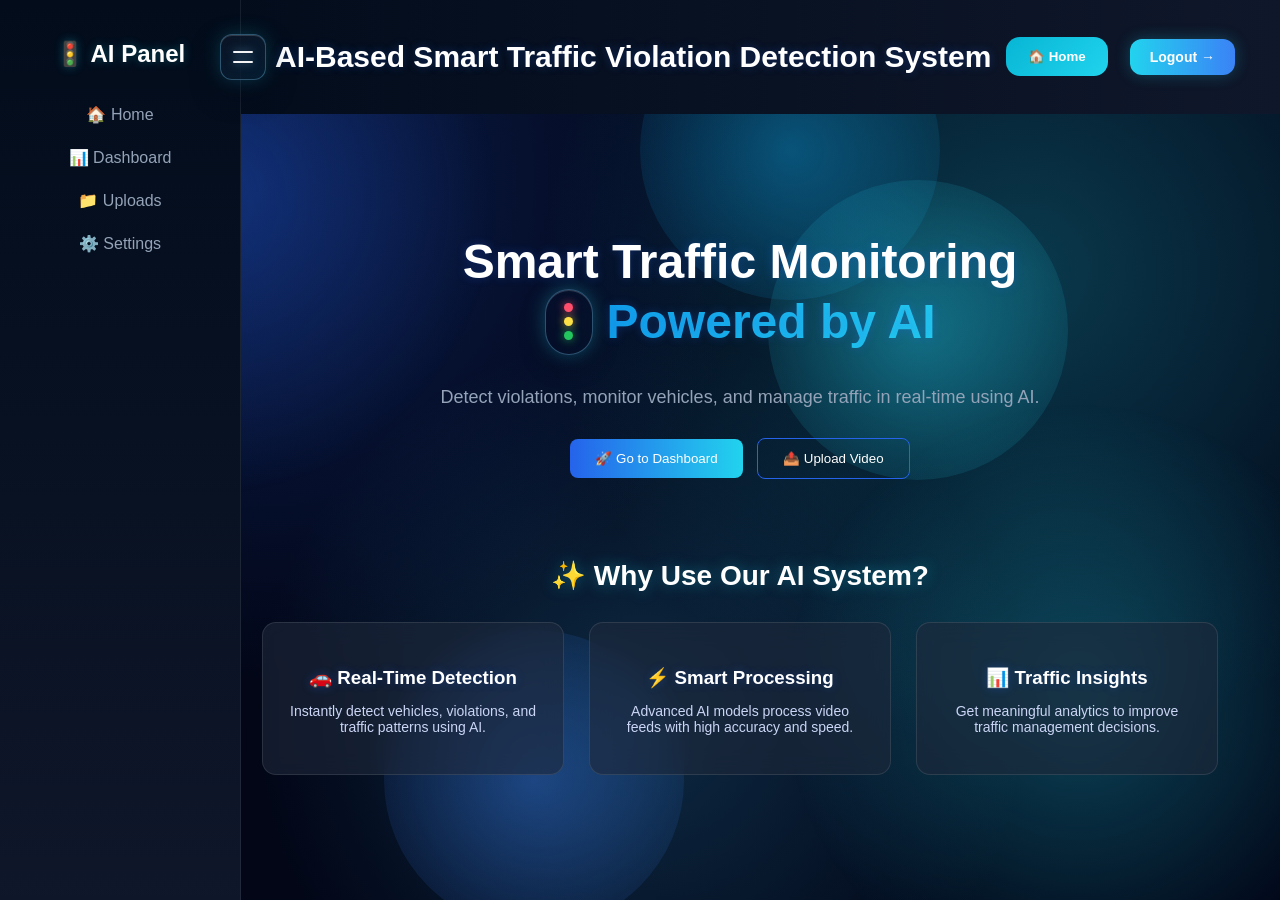
<file: frontend/index.html>
<!DOCTYPE html>

<html>
<head>
    <title>AI Traffic Dashboard</title>
    <link rel="stylesheet" href="style.css">
</head>

<body>
<div class="background-glow">
    <span></span>
    <span></span>
    <span></span>
</div>

<!-- 🔥 NAVBAR -->

<div class="navbar">
    <!-- ☰ Hamburger Button -->
    <span class="menu-btn" onclick="toggleSidebar()" id="menuBtn">☰</span>
    <div class="top-bar">

        <h2> AI-Based Smart Traffic Violation Detection System</h2>

        <div class="top-actions">

            <button class="home-btn"
            onclick="goHome()">

                🏠 Home

            </button>

            <button class="top-logout-btn"
            onclick="logout()">

                Logout →

            </button>

        </div>

    </div>
</div>

<!-- 🧱 SIDEBAR -->

<div class="sidebar" id="sidebar">
    <h2>🚦 AI Panel</h2>
    <ul>
        <li onclick="showPage('homePage')">🏠 Home</li>
        <li onclick="showPage('dashboardPage')">📊 Dashboard</li>
        <li onclick="showPage('uploadPage')">📁 Uploads</li>
        <li onclick="showPage('settingsPage')">⚙️ Settings</li>
    </ul>
</div>

<!-- 📦 MAIN -->

<div class="container">

<!-- 🏠 HOME PAGE -->
<div id="homePage" class="page active">

    <div class="home-container">
        
        <h1 class="hero-title">
            Smart Traffic Monitoring <br>
            <span class="hero-ai-line">
                <span class="traffic-signal-icon" aria-hidden="true">
                    <i class="signal-red"></i>
                    <i class="signal-yellow"></i>
                    <i class="signal-green"></i>
                </span>
                <span class="hero-ai-text">Powered by AI</span>
            </span>
        </h1>

        <p class="hero-subtitle">
            Detect violations, monitor vehicles, and manage traffic in real-time using AI.
        </p>

        <div class="hero-buttons">
            <button onclick="showPage('dashboardPage')" class="primary-btn">
                🚀 Go to Dashboard
            </button>

            <button onclick="showPage('uploadPage')" class="secondary-btn">
                📤 Upload Video
            </button>
        </div>

    </div>
    <!-- 🚀 FEATURES SECTION -->
<div class="features">

    <h2 class="section-title">✨ Why Use Our AI System?</h2>

    <div class="feature-cards">

        <div class="feature-card">
            <h3>🚗 Real-Time Detection</h3>
            <p>Instantly detect vehicles, violations, and traffic patterns using AI.</p>
        </div>

        <div class="feature-card">
            <h3>⚡ Smart Processing</h3>
            <p>Advanced AI models process video feeds with high accuracy and speed.</p>
        </div>

        <div class="feature-card">
            <h3>📊 Traffic Insights</h3>
            <p>Get meaningful analytics to improve traffic management decisions.</p>
        </div>

    </div>

</div>

</div>

<!-- 📊 DASHBOARD PAGE -->
<div id="dashboardPage" class="page">

    <h1>🚦Real-Time Traffic Insights</h1>

    <div class="cards">
        <div class="card">
            🚗 <span id="vehicleCount">0</span><br>Vehicles Detected
        </div>
        <div class="card">
            🚨 <span id="violationCount">0</span><br>Violations
        </div>
        <div class="card">
            📍 <span id="locationCount">0</span><br>Locations
        </div>
    </div>

   <div class="upload-box">
    <h3>📤 Upload Video for Detection</h3>

    <label for="videoUpload" class="upload-area">
        <p>Drag & Drop your video here</p>
        <span>or click to browse</span>
    </label>

    <input type="file" id="videoUpload" accept="video/*" hidden>

    <video id="uploadedVideo" controls></video>
    </div>

    <div class="camera-section">

        <div class="camera-box">
            <h3>Real-Time CCTV Monitoring (Future Scope)</h3>
            <div class="camera-placeholder" aria-label="Real-time CCTV monitoring future scope">
                <span>CCTV module disabled for upload-only demo</span>
            </div>
        </div>

        <div class="detection-box">
            <h3>🚨 Detection Log</h3>
            <ul id="detectionList">
                <li id="initialLog">Waiting for input...</li>
            </ul>
            <div class="post-detection-actions">
                <button id="uploadAnotherBtn" class="primary-btn" type="button" hidden>
                    Upload Another Video
                </button>
                <button id="clearResultsBtn" class="secondary-btn" type="button" hidden>
                    Clear Results
                </button>
            </div>
        </div>

    </div>

    <div class="yolo-output">
        <h3>🧠 YOLO Detection Output</h3>
        <img src="output/result.jpg" id="yolo-image" width="400">
        <video id="processedVideo" controls style="display:none; max-width:90%; margin:15px auto 0;"></video>
    </div>

</div>

<!-- 📂 UPLOAD PAGE -->
<div id="uploadPage" class="page">
    <section class="recent-uploads">
        <div class="recent-uploads-header">
            <h1>Recent Uploads</h1>
            <p>Demo processing history for AI traffic violation analysis</p>
        </div>

        <div class="recent-upload-grid">
            <div class="recent-upload-card">
                <div class="upload-thumbnail signal-feed">
                    <span class="play-marker">▶</span>
                    <span class="camera-tag">CAM-04</span>
                </div>
                <div class="recent-upload-content">
                    <h3>junction_signal_04.mp4</h3>
                    <p class="upload-date">Uploaded: 12 May 2026</p>
                    <span class="processing-status completed">Processed</span>
                    <p><strong>Detected:</strong> Signal Jump, Stop Line Violation</p>
                    <button class="report-btn">Download Report</button>
                </div>
            </div>

            <div class="recent-upload-card">
                <div class="upload-thumbnail highway-feed">
                    <span class="play-marker">▶</span>
                    <span class="camera-tag">HWY-12</span>
                </div>
                <div class="recent-upload-content">
                    <h3>highway_lane_scan.mp4</h3>
                    <p class="upload-date">Uploaded: 11 May 2026</p>
                    <span class="processing-status reviewing">Reviewing</span>
                    <p><strong>Detected:</strong> Overspeeding, Lane Violation</p>
                    <button class="report-btn">Download Report</button>
                </div>
            </div>

            <div class="recent-upload-card">
                <div class="upload-thumbnail helmet-feed">
                    <span class="play-marker">▶</span>
                    <span class="camera-tag">ZONE-07</span>
                </div>
                <div class="recent-upload-content">
                    <h3>two_wheeler_entry.mp4</h3>
                    <p class="upload-date">Uploaded: 10 May 2026</p>
                    <span class="processing-status completed">Processed</span>
                    <p><strong>Detected:</strong> No Helmet, Triple Riding</p>
                    <button class="report-btn">Download Report</button>
                </div>
            </div>
        </div>
    </section>
    <p class="legacy-upload-placeholder" style="text-align:center; margin-top:50px; opacity:0.6;">
    Upload features will be expanded here later 🚀
    </p>
</div>
<!-- ⚙️ SETTINGS PAGE -->
<div id="settingsPage" class="page">
    <h1>Settings ⚙️</h1>
    <div class="settings-box">
    <h2>⚙️ System Settings</h2>

    <div class="setting-item">
        <label>🌙 Dark Mode</label>
        <input type="checkbox" id="darkMode" checked>
    </div>

    <div class="setting-item">
        <label>🔔 Notifications</label>
        <input type="checkbox" id="notifications" checked>
    </div>

    <div class="setting-item">
        <label>🧠 AI Sensitivity</label>
        <input type="range" min="1" max="10" value="5" id="aiLevel">
     </div>
    </div>
</div>

<!-- 🔥 SCRIPT -->
<script>
let backendUploadActive = false;

window.addEventListener("beforeunload", () => {
    console.log("[Upload Debug] beforeunload fired");
});

window.addEventListener("unload", () => {
    console.log("[Upload Debug] unload fired");
});

window.addEventListener("pagehide", () => {
    console.log("[Upload Debug] pagehide fired");
});

document.addEventListener("DOMContentLoaded", () => {

    window.showPage = function(pageId) {
        const pages = document.querySelectorAll(".page");

        pages.forEach(page => {
            page.classList.remove("active");
        });

        const targetPage = document.getElementById(pageId);
        if (targetPage) {
            targetPage.classList.add("active");
        }
    };

    const detectionList = document.getElementById("detectionList");
    if (detectionList) {
        detectionList.innerHTML = '<li id="initialLog">Upload a video to start detection.</li>';
    }

});
function toggleSidebar() {
    const sidebar = document.getElementById("sidebar");
    const container = document.querySelector(".container");
    const navbar = document.querySelector(".navbar");
    const menuBtn = document.getElementById("menuBtn");

    sidebar.classList.toggle("closed");
    container.classList.toggle("full");
    navbar.classList.toggle("full");

    const isOpen = !sidebar.classList.contains("closed");

    document.body.classList.toggle("sidebar-open", isOpen);
    menuBtn.classList.toggle("is-open", isOpen);

    // 🔥 CHANGE ICON
    menuBtn.textContent = isOpen ? "✖" : "☰";
}
function setActive(element) {
    const items = document.querySelectorAll(".sidebar ul li");

    items.forEach(item => item.classList.remove("active"));

    element.classList.add("active");
}
function addLog(message, type = "normal") {
    if (
        backendUploadActive &&
        message !== "Video processed by backend" &&
        message !== "Upload failed"
    ) {
        return;
    }

    const logList = document.getElementById("detectionList");
    if (!logList) {
        return;
    }

    const li = document.createElement("li");

    li.className = "log-item " + type;  // 🔥 IMPORTANT (force class)

    li.innerHTML = `
        <span class="log-dot"></span>
        ${message}
    `;

    logList.appendChild(li);
    logList.scrollTop = logList.scrollHeight;
}
</script>
<script>
// Dark mode
const darkModeToggle = document.getElementById("darkMode");

if (darkModeToggle) {
    darkModeToggle.addEventListener("change", () => {
        document.body.classList.toggle("light-mode");
    });
}

// Notifications
const notificationsToggle = document.getElementById("notifications");

if (notificationsToggle) {
    notificationsToggle.addEventListener("change", () => {
        if (notificationsToggle.checked) {
            alert("Notifications Enabled");
        } else {
            alert("Notifications Disabled");
        }
    });
}

// 🧠 AI SENSITIVITY SLIDER
const aiLevel = document.getElementById("aiLevel");

if (aiLevel) {
    aiLevel.addEventListener("input", () => {
        console.log("AI Sensitivity:", aiLevel.value);
    });
}
</script>
<script>
(function initUploadHandler() {
    const videoUpload = document.getElementById("videoUpload");
    const videoPlayer = document.getElementById("uploadedVideo");
    const uploadViolationCount = document.getElementById("violationCount");
    const uploadOutputImage = document.getElementById("yolo-image");
    const processedVideo = document.getElementById("processedVideo");
    const uploadAnotherBtn = document.getElementById("uploadAnotherBtn");
    const clearResultsBtn = document.getElementById("clearResultsBtn");
    const defaultOutputImageSrc = uploadOutputImage ? uploadOutputImage.getAttribute("src") : "";
    const defaultOutputImageAlt = uploadOutputImage ? uploadOutputImage.getAttribute("alt") || "" : "";
    let previewUrl = null;
    let uploadInProgress = false;
    let progressTimer = null;
    let progressIndex = 0;

    const progressMessages = [
        "Reading uploaded video...",
        "Sampling frames for YOLO detection...",
        "Checking traffic-light and vehicle events...",
        "Counting detected violations...",
        "Preparing processed output..."
    ];

    if (!videoUpload) {
        console.warn("[Upload] videoUpload input not found");
        return;
    }

    console.log("[Upload Debug] Upload handler initialized:", {
        videoUploadFound: Boolean(videoUpload),
        detectionListFound: Boolean(document.getElementById("detectionList"))
    });

    videoUpload.addEventListener("click", () => {
        console.log("[Upload Debug] Upload button click");
    });

    function keepUploadSectionOpen() {
        if (typeof window.showPage === "function") {
            window.showPage("dashboardPage");
        }
    }

    function getDetectionLogElement() {
        const detectionList = document.getElementById("detectionList");
        console.log("[Upload Debug] Detection Log DOM lookup:", {
            exists: Boolean(detectionList),
            activePage: document.querySelector(".page.active")?.id || "none"
        });
        return detectionList;
    }

    function clearDetectionLog() {
        const detectionList = getDetectionLogElement();
        if (!detectionList) {
            console.error("[Upload UI] Detection log element not found");
            return false;
        }
        detectionList.innerHTML = "";
        return true;
    }

    function appendDetectionLog(message, type = "normal") {
        const detectionList = getDetectionLogElement();
        if (!detectionList) {
            console.error("[Upload UI] Detection log element not found");
            return false;
        }

        const li = document.createElement("li");
        li.className = "log-item " + type;
        li.textContent = message;
        detectionList.appendChild(li);
        detectionList.scrollTop = detectionList.scrollHeight;
        console.log("[Upload Debug] Detection Log updated:", message);
        return true;
    }

    function setDetectionLog(message, type = "normal") {
        if (!clearDetectionLog()) {
            return false;
        }
        return appendDetectionLog(message, type);
    }

    function resetDetectionLog() {
        const detectionList = getDetectionLogElement();
        if (!detectionList) {
            console.error("[Upload UI] Detection log element not found");
            return false;
        }

        detectionList.innerHTML = '<li id="initialLog">Waiting for input...</li>';
        return true;
    }

    function setPostDetectionActionsVisible(isVisible) {
        if (uploadAnotherBtn) {
            uploadAnotherBtn.hidden = !isVisible;
        }
        if (clearResultsBtn) {
            clearResultsBtn.hidden = !isVisible;
        }
    }

    function resetDashboardResults({ clearFileSelection = false, clearPreview = false } = {}) {
        stopProgressLog();

        if (clearFileSelection) {
            videoUpload.value = "";
        }

        if (clearPreview && videoPlayer) {
            videoPlayer.pause();
            videoPlayer.removeAttribute("src");
            videoPlayer.style.display = "none";
            videoPlayer.load();
        }

        if (previewUrl && clearPreview) {
            URL.revokeObjectURL(previewUrl);
            previewUrl = null;
        }

        if (processedVideo) {
            processedVideo.pause();
            processedVideo.removeAttribute("src");
            processedVideo.style.display = "none";
            processedVideo.load();
        }

        if (uploadOutputImage) {
            uploadOutputImage.setAttribute("src", defaultOutputImageSrc);
            if (defaultOutputImageAlt) {
                uploadOutputImage.setAttribute("alt", defaultOutputImageAlt);
            } else {
                uploadOutputImage.removeAttribute("alt");
            }
            delete uploadOutputImage.dataset.output;
        }

        if (uploadViolationCount) {
            uploadViolationCount.innerText = "0";
        }

        resetDetectionLog();
        setPostDetectionActionsVisible(false);
        keepUploadSectionOpen();
    }

    function startProgressLog() {
        stopProgressLog();
        progressIndex = 0;
        appendDetectionLog(progressMessages[progressIndex]);

        progressTimer = setInterval(() => {
            progressIndex = Math.min(progressIndex + 1, progressMessages.length - 1);
            appendDetectionLog(progressMessages[progressIndex]);

            if (progressIndex === progressMessages.length - 1) {
                stopProgressLog();
            }
        }, 1200);
    }

    function stopProgressLog() {
        if (progressTimer) {
            clearInterval(progressTimer);
            progressTimer = null;
        }
    }

    function extractViolations(data) {
        const source =
            data.violations ||
            data.results ||
            data.detections ||
            data.violation ||
            [];

        const violations = Array.isArray(source) ? source : [source];
        const normalized = violations
            .filter(Boolean)
            .map((violation) => ({
                type: violation.type || violation.violation || violation.name || "Traffic violation",
                fine: violation.fine || violation.amount || violation.penalty || 0,
                frame: violation.frame,
                status: violation.status || data.status || "processed"
            }));

        console.log("[Upload] Violations extracted:", normalized);
        return normalized;
    }

    function getViolationCount(data, violations) {
        const count =
            data.violation_count ??
            data.violationCount ??
            data.count ??
            data.total_violations;

        const numericCount = Number(count);
        return Number.isFinite(numericCount) ? numericCount : violations.length;
    }

    function getOutputPath(data) {
        return data.output || data.output_video || data.processed_video || data.outputPath || "";
    }

    function getPlayableOutputUrl(outputPath) {
        if (!outputPath) {
            return "";
        }

        if (/^(https?:|blob:|data:|file:)/i.test(outputPath)) {
            return outputPath;
        }

        if (/^[a-zA-Z]:[\\/]/.test(outputPath)) {
            return "file:///" + outputPath.replace(/\\/g, "/");
        }

        return outputPath.replace(/\\/g, "/");
    }

    function keepPreviewPlaying() {
        if (!videoPlayer || !videoPlayer.src) {
            return;
        }

        videoPlayer.style.display = "block";
        videoPlayer.muted = true;
        videoPlayer.playsInline = true;

        const playAttempt = videoPlayer.play();
        if (playAttempt && typeof playAttempt.catch === "function") {
            playAttempt.catch(() => {
                videoPlayer.controls = true;
            });
        }
    }

    function renderProcessingResult(data) {
        const violations = extractViolations(data);
        const violationCount = getViolationCount(data, violations);
        const outputPath = getOutputPath(data);
        const playableOutputUrl = getPlayableOutputUrl(outputPath);

        if (uploadViolationCount) {
            uploadViolationCount.innerText = violationCount;
            console.log("[Upload UI] Violation count updated:", violationCount);
        } else {
            console.error("[Upload UI] Violation count element not found");
        }

        setDetectionLog("Upload completed successfully.");
        appendDetectionLog(`Violations detected: ${violationCount}`, violationCount ? "warning" : "normal");

        if (violations.length === 0) {
            console.log("[Upload UI] Backend returned no violation detail rows.");
        } else {
            violations.forEach((violation) => {
                const frame = violation.frame !== undefined ? ` | Frame: ${violation.frame}` : "";
                appendDetectionLog(`${violation.type} | Fine: Rs.${violation.fine}${frame}`, "violation");
            });
        }

        if (uploadOutputImage && outputPath) {
            uploadOutputImage.alt = "Processed output: " + outputPath;
            uploadOutputImage.dataset.output = outputPath;
            console.log("[Upload UI] Output metadata updated:", outputPath);
        } else if (!uploadOutputImage) {
            console.error("[Upload UI] YOLO output image element not found");
        } else {
            console.warn("[Upload UI] Backend response did not include output/output_video");
        }

        if (processedVideo && playableOutputUrl) {
            processedVideo.src = playableOutputUrl;
            processedVideo.style.display = "block";
            processedVideo.load();
        } else if (outputPath) {
            console.log("[Upload UI] Processed output generated:", outputPath);
        }

        keepPreviewPlaying();
        keepUploadSectionOpen();
        setPostDetectionActionsVisible(true);

        return {
            violations,
            violationCount,
            outputPath,
            previewVisible: Boolean(videoPlayer && videoPlayer.src)
        };
    }

    if (uploadAnotherBtn) {
        uploadAnotherBtn.addEventListener("click", () => {
            resetDashboardResults({ clearFileSelection: true, clearPreview: true });
        });
    }

    if (clearResultsBtn) {
        clearResultsBtn.addEventListener("click", () => {
            resetDashboardResults();
        });
    }

    videoUpload.addEventListener("change", async function (event) {
        event.preventDefault();
        console.log("[Upload] Change event fired");

        if (uploadInProgress) {
            console.warn("[Upload] Ignoring duplicate change while upload is in progress");
            return;
        }

        const file = event.target.files && event.target.files[0];
        if (!file) {
            console.warn("[Upload] No file selected");
            return;
        }

        backendUploadActive = true;
        uploadInProgress = true;
        keepUploadSectionOpen();
        setPostDetectionActionsVisible(false);

        console.log("[Upload] Selected file:", {
            name: file.name,
            type: file.type,
            size: file.size
        });
        console.log("[Upload Debug] File selected:", file.name);

        if (videoPlayer) {
            if (previewUrl) {
                URL.revokeObjectURL(previewUrl);
            }
            previewUrl = URL.createObjectURL(file);
            videoPlayer.src = previewUrl;
            videoPlayer.style.display = "block";
            videoPlayer.load();
            keepPreviewPlaying();
        }

        if (processedVideo) {
            processedVideo.removeAttribute("src");
            processedVideo.style.display = "none";
            processedVideo.load();
        }

        const formData = new FormData();
        formData.append("file", file, file.name);
        formData.append("username", "demo_user");

        setDetectionLog("Uploading video to Flask backend...");
        startProgressLog();

        try {
            console.log("[Upload Debug] POST request sent: http://127.0.0.1:5000/upload");
            console.log("BEFORE FETCH");
            const response = await fetch("http://127.0.0.1:5000/upload", {
                method: "POST",
                body: formData
            });
            console.log("AFTER FETCH");

            console.log("[Upload] Response received:", {
                ok: response.ok,
                status: response.status,
                statusText: response.statusText,
                contentType: response.headers.get("content-type")
            });
            console.log("[Upload Debug] Response received:", response.status);

            let data = {};

            try {
                console.log("BEFORE JSON");
                data = await response.json();
                console.log("AFTER JSON", data);
                console.log("RAW DATA", data);
                console.log("TYPE OF VIOLATIONS", typeof data.violations);
                console.log("VIOLATIONS VALUE", data.violations);
                console.log("[Upload] Parsed JSON:", data);
                console.log("[Upload Debug] JSON parsed:", data);

                if (!response.ok || data.status === "error") {
                    throw new Error(data.message || "Upload failed with status " + response.status);
                }

                console.log("ENTERING SUCCESS RENDER");
                stopProgressLog();
                const renderResult = renderProcessingResult(data);
                console.log("[Upload] Render result:", renderResult);
            } catch (parseError) {
                console.error("[Upload] Parse/render section failed:", parseError);
                console.error("[Upload] Parse/render stack:", parseError && parseError.stack ? parseError.stack : parseError);
                throw parseError;
            }
        } catch (error) {
            console.error("[Upload] Failed:", error);
            console.error("[Upload] Failed stack:", error && error.stack ? error.stack : error);
            setDetectionLog("Upload failed. Check Flask console logs and confirm backend is running on localhost:5000.");
            addLog("Upload failed", "violation");
        } finally {
            stopProgressLog();
            uploadInProgress = false;
            backendUploadActive = false;
            keepPreviewPlaying();
            keepUploadSectionOpen();
            console.log("[Upload] Flow finished");
        }
    });
})();
</script>
<script src="script.js"></script>
</body>
</html>
</file>
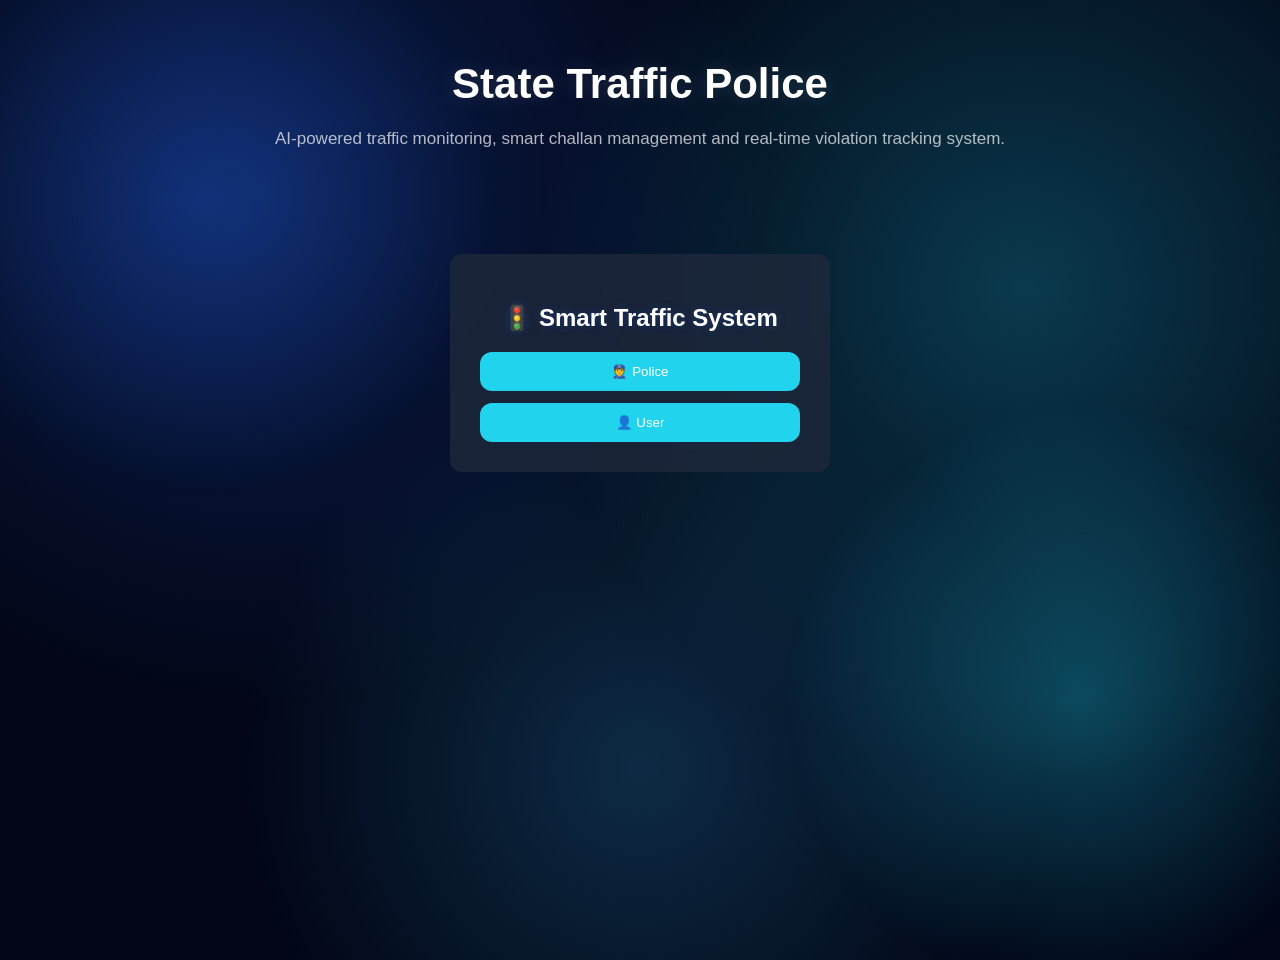
<file: frontend/login.html>
<!DOCTYPE html>
<html>
<head>
    <title>Login</title>
    <link rel="stylesheet" href="style.css">
    <script src="script.js" defer></script>
</head>

<body>
<div class="login-hero">

    <h1>

        State Traffic Police

    </h1>

    <p>

        AI-powered traffic monitoring,
        smart challan management and
        real-time violation tracking system.

    </p>

</div>
<div class="login-container">
    <h2>🚦 Smart Traffic System</h2>


    <!-- ROLE SELECT -->
<div class="role-buttons">

    <button id="policeBtn"
            onclick="selectRole('police')">

        👮 Police

    </button>

    <button id="userBtn"
            onclick="selectRole('user')">

        👤 User

    </button>

</div>

<div id="loginForm"></div>
    <!-- LOGIN FORM -->
    <div id="loginForm"></div>
</div>

</body>
</html>
</file>
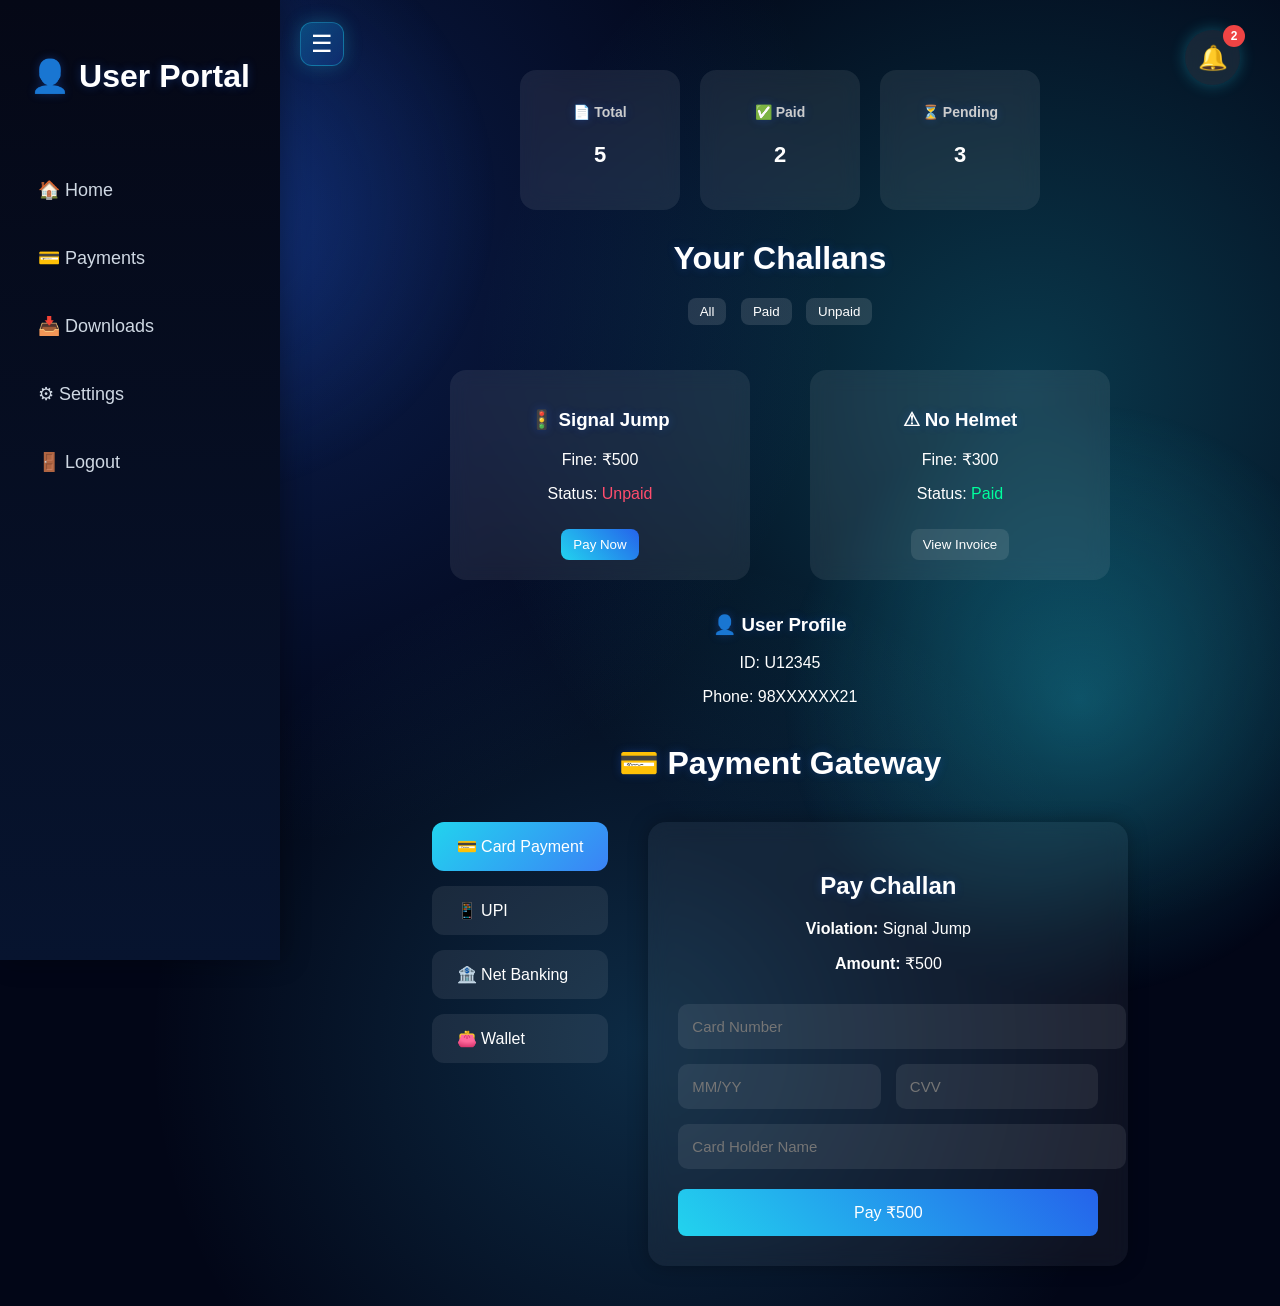
<file: frontend/user.html>
<!DOCTYPE html>
<html>
<head>
    <title>User Portal</title>
    <link rel="stylesheet" href="style.css">
    <script src="./script.js?v=99"></script>
</head>

<body>

<!-- 🔥 LEFT STRIP (intentional design now) -->
<button class="user-sidebar-toggle" onclick="toggleUserSidebar()" aria-label="Toggle sidebar" aria-expanded="true">
    ☰
</button>

<div class="user-left-strip">

    <h2>👤 User Portal</h2>

    <div class="user-menu">

        <button onclick="showSection('home-section')">
            🏠 Home
        </button>

        <button onclick="showSection('payment-section')">
            💳 Payments
        </button>

        <button onclick="openInvoice()">
            📥 Downloads
        </button>

        <button onclick="showSection('settings-section')">
            ⚙ Settings
        </button>

        <button onclick="logout()">
            🚪 Logout
        </button>

    </div>

</div>

<div class="user-main">
    <!-- NOTIFICATION BELL -->
<div class="notification-wrapper">

    <div class="notification-bell"
    onclick="toggleNotifications()">

        🔔

        <span id="notificationCount">
            2
        </span>

    </div>

    <!-- DROPDOWN -->
    <div id="notificationPanel"
    class="notification-panel">

        <div class="notification-item">
            🚦 New Signal Jump challan added
        </div>

        <div class="notification-item">
            ✅ Payment successful
        </div>

    </div>

</div>
    <!-- ================= HOME SECTION ================= -->
    <div id="home-section" class="user-section">

        <!-- STATS -->
        <div class="user-stats">

            <div class="stat-card">
                <h3>📄 Total</h3>
                <p>5</p>
            </div>

            <div class="stat-card">
                <h3>✅ Paid</h3>
                <p id="paidCount">2</p>
            </div>

            <div class="stat-card">
                <h3>⏳ Pending</h3>
                <p id="pendingCount">3</p>
            </div>

        </div>

        <!-- TITLE -->
        <h1>Your Challans</h1>

        <!-- FILTER BUTTONS -->
        <div class="filters">
            <button onclick="filterChallans('all')">All</button>
            <button onclick="filterChallans('paid')">Paid</button>
            <button onclick="filterChallans('unpaid')">Unpaid</button>
        </div>

        <!-- CHALLAN CARDS -->
        <div class="challan-grid">

            <div class="challan-card unpaid-card">
                <h3>🚦 Signal Jump</h3>
                <p>Fine: ₹500</p>
                <p>Status: <span class="status unpaid">Unpaid</span></p>
                <button class="pay-btn"
                onclick="showSection('payment-section')">
                    Pay Now
                </button>
            </div>

            <div class="challan-card paid-card">
                <h3>⚠ No Helmet</h3>
                <p>Fine: ₹300</p>
                <p>Status: <span class="status paid">Paid</span></p>
                <button class="invoice-btn"
                onclick="showSection('download-section')">
                    View Invoice
                </button>
            </div>

        </div>

        <!-- USER PROFILE -->
        <div class="user-profile-box">
            <h3>👤 User Profile</h3>
            <p>ID: U12345</p>
            <p>Phone: 98XXXXXX21</p>
    </div>
    </div>
    <!-- ================= END HOME ================= -->


    <!-- ================= PAYMENT SECTION ================= -->
    <div id="payment-section" class="user-section" style="display:block;">

        <h1>💳 Payment Gateway</h1>

        <div class="payment-container">

            <!-- LEFT SIDE -->
            <div class="payment-methods">

                <button class="method-btn active">
                    💳 Card Payment
                </button>

                <button class="method-btn">
                    📱 UPI
                </button>

                <button class="method-btn">
                    🏦 Net Banking
                </button>

                <button class="method-btn">
                    👛 Wallet
                </button>

            </div>

            <!-- RIGHT SIDE -->
            <div class="payment-box">

                <h2>Pay Challan</h2>

                <p><strong>Violation:</strong> Signal Jump</p>
                <p><strong>Amount:</strong> ₹500</p>

                <input type="text" placeholder="Card Number">

                <div class="payment-row">
                    <input type="text" placeholder="MM/YY">
                    <input type="password" placeholder="CVV">
                </div>

                <input type="text" placeholder="Card Holder Name">
                <button class="pay-btn big-pay-btn"
                onclick="processPayment()"
                id="paymentBtn">

                    <span id="paymentText">
                        Pay ₹500
                    </span>

                </button>

            </div>

        </div>

    </div>
    <!-- ================= END PAYMENT ================= -->


    <!-- ================= DOWNLOAD SECTION ================= -->
    <div id="download-section" class="user-section" style="display:none;">

        <h1>📥 Download Invoices</h1>

        <div class="download-card">

            <h3>Helmet Violation Invoice</h3>

            <p>Status: Paid ✅</p>

            <button class="invoice-btn">
                Download PDF
            </button>

        </div>

    </div>
    <!-- ================= END DOWNLOAD ================= -->


    <!-- ================= SETTINGS SECTION ================= -->
    <div id="settings-section" class="user-section" style="display:none;">

        <h1>⚙ User Settings</h1>

        <div class="settings-box">

            <label>
                <input type="checkbox" id="userDarkMode" checked>
                Dark Mode
            </label>

            <label>
                <input type="checkbox" checked>
                Notifications
            </label>

            <label>
                <input type="checkbox">
                Auto Download Invoices
            </label>

        </div>

    </div>
    <!-- ================= END SETTINGS ================= -->
    </div>
    <!-- PAYMENT SUCCESS POPUP -->
    <div id="success-toast">

        ✅ Payment Successful!

    </div>
    <!-- INVOICE MODAL -->
    <div id="invoiceModal" class="invoice-modal">

        <div class="invoice-content">

            <span class="close-btn"
            onclick="closeInvoice()">
                ✖
            </span>

            <h2>🧾 Traffic Challan Invoice</h2>

            <hr>

            <p><strong>User ID:</strong> U12345</p>
            <p><strong>Violation:</strong> No Helmet</p>
            <p><strong>Fine Amount:</strong> ₹300</p>
            <p><strong>Status:</strong> Paid ✅</p>
            <p><strong>Date:</strong> 07 May 2026</p>

            <button class="invoice-btn">
                Download PDF
            </button>

        </div>

    </div>
</div>
</body>
</html>
</file>
<file: frontend/style.css>
/* 🌌 GLOBAL RESET */
body {
    margin: 0;
    font-family: Arial, sans-serif;
    color: white;
    text-align: center;

    /* 🔥 NEW PREMIUM BACKGROUND */
    background: radial-gradient(circle at 20% 20%, rgba(37,99,235,0.25), transparent 40%),
                radial-gradient(circle at 80% 30%, rgba(34,211,238,0.25), transparent 40%),
                radial-gradient(circle at 50% 80%, rgba(56,189,248,0.2), transparent 40%),
                #020617;
}

/* 🔥 NAVBAR */
.navbar {
    background: linear-gradient(90deg, #020c1b, #0f172a);

    padding: 15px;
    font-size: 20px;

    display: flex;
    align-items: center;
    justify-content: center; /* keeps title centered */

    margin-left: 200px;
    transition: margin-left 0.3s ease;

    position: relative; /* 🔥 VERY IMPORTANT */
}
.menu-btn {
    position: absolute;
    left: 20px;
    top: 50%;
    transform: translateY(-50%);

    width: 44px;
    height: 44px;
    display: inline-flex;
    align-items: center;
    justify-content: center;

    font-size: 0;
    cursor: pointer;
    color: white;
    border-radius: 12px;
    border: 1px solid rgba(125, 211, 252, 0.32);
    background: linear-gradient(145deg, rgba(15, 23, 42, 0.72), rgba(8, 47, 73, 0.48));
    box-shadow:
        0 0 18px rgba(34, 211, 238, 0.22),
        0 12px 30px rgba(2, 6, 23, 0.38),
        inset 0 1px 0 rgba(255, 255, 255, 0.16);
    backdrop-filter: blur(14px);
    -webkit-backdrop-filter: blur(14px);

    z-index: 1000;
    transition: transform 0.3s ease, box-shadow 0.3s ease, border-color 0.3s ease, background 0.3s ease;
}

.menu-btn::before,
.menu-btn::after {
    content: "";
    position: absolute;
    width: 20px;
    height: 2px;
    border-radius: 999px;
    background: rgba(255, 255, 255, 0.96);
    box-shadow: 0 0 8px rgba(125, 211, 252, 0.55);
    transition: transform 0.3s ease, box-shadow 0.3s ease;
}

.menu-btn::before {
    transform: translateY(-5px);
}

.menu-btn::after {
    transform: translateY(5px);
}

.menu-btn:hover {
    transform: translateY(-50%) scale(1.06);
    border-color: rgba(34, 211, 238, 0.65);
    background: linear-gradient(145deg, rgba(15, 23, 42, 0.82), rgba(14, 116, 144, 0.58));
    box-shadow:
        0 0 28px rgba(34, 211, 238, 0.42),
        0 16px 34px rgba(2, 6, 23, 0.42),
        inset 0 1px 0 rgba(255, 255, 255, 0.2);
}

.menu-btn.is-open::before {
    transform: rotate(45deg);
}

.menu-btn.is-open::after {
    transform: rotate(-45deg);
}
/* When sidebar is hidden */
.navbar.full {
    margin-left: 0;
}

/* 🧱 SIDEBAR */
.sidebar {
    position: fixed;
    left: 0;
    top: 0;
    width: 200px;
    height: 100%;

    /* 🔥 Gradient instead of flat color */
    background: linear-gradient(180deg, #020c1b, #0f172a);

    padding: 20px;

    /* ✨ Glass effect */
    backdrop-filter: blur(12px);

    /* subtle border */
    border-right: 1px solid rgba(255,255,255,0.08);

    transition: transform 0.3s ease;
}

/* Title */
.sidebar h2 {
    color: white;
    margin-bottom: 25px;
    text-shadow: 0 0 10px rgba(34,211,238,0.3); /* 🔥 glow */
}

/* List */
.sidebar ul {
    list-style: none;
    padding: 0;
}
#detectionList {
    list-style: none;
    padding-left: 0;

    display: flex;
    flex-direction: column;   /* 🔥 THIS FIXES EVERYTHING */
    gap: 8px;
}
/* Items */
.sidebar li {
    padding: 12px;
    color: #94a3b8;
    cursor: pointer;
    border-radius: 10px;
    transition: all 0.3s ease;
}
.sidebar ul li.active {
    background: linear-gradient(90deg, rgba(14,165,233,0.3), rgba(34,211,238,0.3));
    box-shadow: 0 0 12px rgba(34, 211, 238, 0.4);
}

/* Hover effect */
.sidebar li:hover {
    background: linear-gradient(90deg, rgba(37,99,235,0.2), rgba(34,211,238,0.2));
    color: white;
    transform: translateX(5px); /* 🔥 subtle slide */
}
.container {
    margin-left: 200px;
    padding: 20px;
    transition: margin-left 0.3s ease;
}
/* When sidebar is hidden */
.container.full {
    margin-left: 0;
}

/* 📊 CARDS */
.cards {
    display: flex;
    justify-content: center;
    gap: 20px;
    margin-top: 20px;
    perspective: 1000px;
}
.card {
    background: rgba(30, 41, 59, 0.6);
    backdrop-filter: blur(12px);

    border-radius: 16px;
    padding: 20px;
    width: 220px;

    border: 1px solid rgba(255,255,255,0.08);

    transition: all 0.3s ease;

    position: relative;
    overflow: hidden;
    cursor: pointer;

    box-shadow: 0 0 20px rgba(37,99,235,0.15);
}
.card:hover {
    transform: translateY(-10px) scale(1.03);

    box-shadow: 
        0 0 25px rgba(37,99,235,0.5),
        0 0 40px rgba(34,211,238,0.3);

    border: 1px solid rgba(34,211,238,0.4);
    transform: translateY(-8px) scale(1.03);
    box-shadow: 0 0 40px rgba(34,211,238,0.6);
}
.card:hover {
    transform: translateY(-5px) scale(1.02);
    box-shadow: 0 10px 30px rgba(34,211,238,0.3);
}
.card h2 {
    text-shadow: 0 0 10px rgba(37,99,235,0.6);
}
.card span {
    font-size: 24px;
    font-weight: bold;
    animation: pulse 2s infinite;
}

@keyframes pulse {
    0% { opacity: 0.8; }
    50% { opacity: 1; }
    100% { opacity: 0.8; }
}
/* 🔥 Strong glow overlay */
.card::before {
    content: "";
    position: absolute;
    inset: 0;
    background: linear-gradient(120deg, transparent, rgba(34,211,238,0.5), transparent);
    opacity: 0;
    transition: 0.4s;
}

/* 🔥 Hover effects (VISIBLE now) */
.card:hover::before {
    opacity: 1;
}
/* 📤 UPLOAD */
.upload-box {
    margin-top: 40px;
    text-align: center;

    background: rgba(15, 23, 42, 0.7);
    padding: 20px;
    border-radius: 12px;
    backdrop-filter: blur(12px);
    border: 1px solid rgba(255,255,255,0.08);
}

.upload-box:hover {
    box-shadow: 0 0 25px rgba(37,99,235,0.4);
    transition: 0.3s;
}

/* 🎥 UPLOADED VIDEO */
#uploadedVideo {
    display: block;
    margin: 15px auto;
    border-radius: 10px;
}

/* 📷 CAMERA + DETECTION */
.camera-section {
    display: flex;
    justify-content: center;
    gap: 40px;
    margin-top: 40px;
    flex-wrap: wrap;
}

.camera-box, .detection-box {
    padding: 20px;
    border-radius: 12px;
    width: 300px;

    background: rgba(15, 23, 42, 0.7);
    backdrop-filter: blur(12px);
    border: 1px solid rgba(255,255,255,0.08);
}

/* 🎥 VIDEO */
video {
    width: 100%;
    border-radius: 10px;
}
/* 🧠 YOLO OUTPUT */
.yolo-output{
    margin-top: 50px;
    margin-left: 40px;

    width: calc(100% - 80px);
    box-sizing: border-box;

    text-align: center;
    position: relative;

    background: rgba(15, 23, 42, 0.7);
    padding: 20px;
    border-radius: 12px;

    backdrop-filter: blur(12px);

    border: 1px solid rgba(255,255,255,0.08);
}

.yolo-output img{
    margin-top: 15px;
    border-radius: 10px;
    max-width: 90%;
}
/* ✨ OPTIONAL GLOW TEXT */
h1, h2, h3 {
    text-shadow: 0 0 10px rgba(37,99,235,0.3);
}

/* 🌌 ANIMATED BACKGROUND GLOW */
body::before {
    content: "";
    position: fixed;
    width: 600px;
    height: 600px;
    background: radial-gradient(circle, rgba(37,99,235,0.3), transparent 70%);
    top: -100px;
    left: -100px;
    animation: moveGlow1 10s infinite alternate;
    z-index: -1;
}

body::after {
    content: "";
    position: fixed;
    width: 600px;
    height: 600px;
    background: radial-gradient(circle, rgba(34,211,238,0.3), transparent 70%);
    bottom: -100px;
    right: -100px;
    animation: moveGlow2 12s infinite alternate;
    z-index: -1;
}

@keyframes moveGlow1 {
    from { transform: translate(0, 0); }
    to { transform: translate(200px, 150px); }
}

@keyframes moveGlow2 {
    from { transform: translate(0, 0); }
    to { transform: translate(-200px, -150px); }
}
.page {
    display: none;
}

.page.active {
    display: block;
}
/* 🏠 HOME PAGE */

.home-container {
    margin-top: 100px;
    text-align: center;
}

.hero-title {
    font-size: 48px;
    font-weight: bold;
}

.hero-title span {
    background: linear-gradient(90deg, #2563eb, #22d3ee);
    -webkit-background-clip: text;
    color: transparent;
}

.hero-subtitle {
    margin-top: 20px;
    color: #94a3b8;
    font-size: 18px;
}

.hero-buttons {
    margin-top: 30px;
}

.primary-btn {
    padding: 12px 25px;
    margin-right: 10px;
    border: none;
    border-radius: 8px;
    background: linear-gradient(90deg, #2563eb, #22d3ee);
    color: white;
    cursor: pointer;
}

.secondary-btn {
    padding: 12px 25px;
    border-radius: 8px;
    border: 1px solid #2563eb;
    background: transparent;
    color: white;
    cursor: pointer;
}

/* 🚀 FEATURES SECTION */
.features {
    margin-top: 80px;
    text-align: center;
}

.section-title {
    font-size: 28px;
    margin-bottom: 30px;
    color: white;
}

/* 🧱 Feature cards layout */
.feature-cards {
    display: flex;
    justify-content: center;
    align-items: stretch;
    gap: 25px;
    flex-wrap: wrap;
    margin-top: 20px;
}

/* 💎 Individual card */
.feature-card {
    background: rgba(30, 41, 59, 0.6);
    backdrop-filter: blur(12px);
    padding: 25px;
    border-radius: 14px;
    width: 250px;
    border: 1px solid rgba(255,255,255,0.1);
    transition: 0.3s ease;
}
.feature-card {
    min-width: 250px;
}

/* ✨ Hover effect */
.feature-card:hover {
    transform: translateY(-5px);
    box-shadow: 0 0 20px rgba(37,99,235,0.4);
}

/* 📝 Text */
.feature-card h3 {
    margin-bottom: 10px;
}

.feature-card p {
    font-size: 14px;
    color: #cbd5f5;
}
.hero-title span {
    background: linear-gradient(90deg, #0ea5e9, #22d3ee);

    background-clip: text;           /* standard */
    -webkit-background-clip: text;   /* chrome/safari */

    color: transparent;
}

.hero-title .hero-ai-line {
    display: inline-flex;
    align-items: center;
    justify-content: center;
    gap: clamp(8px, 1.2vw, 14px);
    background: none;
    background-clip: border-box;
    -webkit-background-clip: border-box;
    color: inherit;
    vertical-align: middle;
}

.hero-title .hero-ai-text {
    background: linear-gradient(90deg, #0ea5e9, #22d3ee);
    background-clip: text;
    -webkit-background-clip: text;
    color: transparent;
}

.traffic-signal-icon {
    width: clamp(20px, 3.4vw, 34px);
    height: clamp(34px, 5vw, 52px);
    display: inline-flex;
    flex-direction: column;
    align-items: center;
    justify-content: center;
    gap: clamp(3px, 0.45vw, 5px);
    flex: 0 0 auto;
    padding: clamp(4px, 0.55vw, 6px);
    border-radius: 999px;
    border: 1px solid rgba(125, 211, 252, 0.34);
    background: linear-gradient(180deg, rgba(15, 23, 42, 0.86), rgba(8, 47, 73, 0.62));
    box-shadow:
        0 0 18px rgba(34, 211, 238, 0.32),
        0 10px 24px rgba(2, 6, 23, 0.34),
        inset 0 1px 0 rgba(255, 255, 255, 0.16);
    backdrop-filter: blur(12px);
    -webkit-backdrop-filter: blur(12px);
    animation: signalGlow 2.6s ease-in-out infinite;
}

.traffic-signal-icon i {
    width: clamp(5px, 0.85vw, 9px);
    height: clamp(5px, 0.85vw, 9px);
    display: block;
    border-radius: 50%;
    background: rgba(148, 163, 184, 0.45);
}

.traffic-signal-icon .signal-red {
    background: #ff4d6d;
    box-shadow: 0 0 9px rgba(255, 77, 109, 0.75);
    animation: signalPulseRed 2.6s ease-in-out infinite;
}

.traffic-signal-icon .signal-yellow {
    background: #fde047;
    box-shadow: 0 0 9px rgba(253, 224, 71, 0.72);
    animation: signalPulseYellow 2.6s ease-in-out infinite 0.35s;
}

.traffic-signal-icon .signal-green {
    background: #22c55e;
    box-shadow: 0 0 10px rgba(34, 197, 94, 0.8);
    animation: signalPulseGreen 2.6s ease-in-out infinite 0.7s;
}

@keyframes signalGlow {
    0%, 100% {
        box-shadow:
            0 0 16px rgba(34, 211, 238, 0.26),
            0 10px 24px rgba(2, 6, 23, 0.32),
            inset 0 1px 0 rgba(255, 255, 255, 0.14);
    }
    50% {
        box-shadow:
            0 0 26px rgba(34, 211, 238, 0.48),
            0 14px 30px rgba(2, 6, 23, 0.4),
            inset 0 1px 0 rgba(255, 255, 255, 0.2);
    }
}

@keyframes signalPulseRed {
    0%, 100% { opacity: 0.65; transform: scale(0.92); }
    20% { opacity: 1; transform: scale(1.08); }
}

@keyframes signalPulseYellow {
    0%, 100% { opacity: 0.65; transform: scale(0.92); }
    45% { opacity: 1; transform: scale(1.08); }
}

@keyframes signalPulseGreen {
    0%, 100% { opacity: 0.7; transform: scale(0.94); }
    70% { opacity: 1; transform: scale(1.1); }
}

.primary-btn:hover {
    transform: scale(1.05);
    box-shadow: 0 0 20px rgba(34,211,238,0.6);
}

.feature-card:hover {
    transform: translateY(-5px);
    transition: 0.3s;
}
/* 🌌 BACKGROUND GLOW BLOBS */
.background-glow {
    position: fixed;
    width: 100%;
    height: 100%;
    overflow: hidden;
    z-index: -1;
}

.background-glow span {
    position: absolute;
    width: 300px;
    height: 300px;
    background: radial-gradient(circle, rgba(14,165,233,0.4), transparent);
    border-radius: 50%;
    animation: floatGlow 12s infinite ease-in-out;
}

.background-glow span:nth-child(2) {
    left: 60%;
    top: 20%;
    background: radial-gradient(circle, rgba(34,211,238,0.4), transparent);
    animation-duration: 15s;
}

.background-glow span:nth-child(3) {
    left: 30%;
    top: 70%;
    background: radial-gradient(circle, rgba(59,130,246,0.4), transparent);
    animation-duration: 18s;
}

/* 🎥 Animation */
@keyframes floatGlow {
    0% {
        transform: translateY(0px) translateX(0px);
    }
    50% {
        transform: translateY(-50px) translateX(40px);
    }
    100% {
        transform: translateY(0px) translateX(0px);
    }
}
.detection-box {
    max-height: 250px;
    overflow-y: auto;
}

/* glow logs */
.detection-box li {
    transition: 0.3s;
}

.detection-box li:hover {
    color: #22d3ee;
    transform: translateX(5px);
}

.post-detection-actions {
    display: flex;
    flex-wrap: wrap;
    gap: 10px;
    margin-top: 14px;
}

.post-detection-actions .primary-btn,
.post-detection-actions .secondary-btn {
    margin: 0;
    padding: 10px 14px;
    font-size: 13px;
}

.post-detection-actions button[hidden] {
    display: none;
}

.camera-box video,
.camera-box img,
.camera-placeholder {
    display: block;
    width: 100%;
    border-radius: 12px;
    border: 1px solid rgba(255,255,255,0.1);
    box-shadow: 0 0 20px rgba(14,165,233,0.2);
}

.camera-placeholder {
    min-height: 170px;
    box-sizing: border-box;
    display: flex;
    align-items: center;
    justify-content: center;
    padding: 18px;
    color: #94a3b8;
    background: rgba(2, 6, 23, 0.35);
}

.yolo-output::before {
    content: "";
    position: absolute;
    top: -20px;
    left: 20%;
    width: 60%;
    height: 2px;
    background: linear-gradient(to right, transparent, #0ea5e9, transparent);
}
.section-title {
    text-shadow: 0 0 15px rgba(34,211,238,0.4);
}
.detection-box li::before {
    content: "●";
    color: #22c55e;
    margin-right: 8px;
}
.sidebar li.active {
    background: linear-gradient(90deg, rgba(37,99,235,0.3), rgba(34,211,238,0.3));
    color: white;
}

/* 🔥 Hidden sidebar */
.sidebar.closed {
    transform: translateX(-100%);
}
.upload-box{
    max-width: 900px;   /* 🔥 stops full stretch */
    margin: 30px auto;  /* center horizontally */

    background: rgba(30, 41, 59, 0.6);
    backdrop-filter: blur(12px);

    padding: 25px;
    border-radius: 16px;

    border: 1px solid rgba(255,255,255,0.08);
}
.upload-area {
    display: block;
    border: 2px dashed rgba(255,255,255,0.2);
    border-radius: 14px;

    padding: 40px;
    text-align: center;

    color: #aaa;
    cursor: pointer;

    transition: all 0.3s ease;
}
.upload-area:hover {
    border-color: #22d3ee;

    box-shadow: 
        0 0 20px rgba(34,211,238,0.4),
        inset 0 0 20px rgba(37,99,235,0.2);

    color: white;
}
.upload-area p {
    font-size: 18px;
    font-weight: bold;
}

.upload-area span {
    font-size: 14px;
    opacity: 0.7;
}
#uploadedVideo {
    margin-top: 20px;
    width: 100%;
    max-width: 500px;

    border-radius: 12px;
    display: none;
}
#logList {
    max-height: 200px;
    overflow-y: auto;

    padding: 10px;
    list-style: none;
}
#logList li {
    padding: 8px 10px;
    margin-bottom: 8px;

    background: rgba(30,41,59,0.5);
    border-radius: 8px;

    font-size: 14px;

    display: flex;
    align-items: center;
    gap: 10px;

    animation: fadeIn 0.4s ease;
}
.log-dot {
    width: 8px;
    height: 8px;
    border-radius: 50%;

    animation: blink 1.2s infinite;
}
@keyframes blink {
    0%, 100% { opacity: 1; }
    50% { opacity: 0.3; }
}

@keyframes fadeIn {
    from {
        opacity: 0;
        transform: translateY(10px);
    }
    to {
        opacity: 1;
        transform: translateY(0);
    }
}
/* base */
.log-item {
    display: flex;
    align-items: center;
    gap: 10px;
    font-size: 14px;
}

/* 🟢 NORMAL */
.log-item.normal .log-dot {
    background: #00ff9d;
    box-shadow: 0 0 8px #00ff9d;
}

/* 🟡 WARNING */
.log-item.warning .log-dot {
    background: #ffd93d;
    box-shadow: 0 0 8px #ffd93d;
}

/* 🔴 VIOLATION */
.log-item.violation .log-dot {
    background: #ff4d4d;
    box-shadow: 0 0 10px #ff4d4d;
}

/* optional glow text */
.log-item.violation {
    color: #ffb3b3;
}
.settings-box {
    max-width: 500px;
    margin: 30px auto;
    padding: 25px;

    background: rgba(30, 41, 59, 0.6);
    backdrop-filter: blur(12px);

    border-radius: 16px;
    border: 1px solid rgba(255,255,255,0.08);
}

.setting-item {
    display: flex;
    justify-content: space-between;
    align-items: center;
    margin: 15px 0;
}
.light-mode {
    background: #f5f7fa;
    color: #111;
}

.light-mode .navbar {
    background: #ffffff;
}

.light-mode .sidebar {
    background: #ffffff;
}

.light-mode .card,
.light-mode .camera-box,
.light-mode .detection-box,
.light-mode .feature-card,
.light-mode .left-panel,
.light-mode .login-container,
.light-mode .payment-box,
.light-mode .stat-card,
.light-mode .challan-card,
.light-mode .user-profile,
.light-mode .user-profile-box,
.light-mode .download-card,
.light-mode .upload-section,
.light-mode .settings-box {
    background: rgba(255,255,255,0.8);
    color: #111;
}

.light-mode .user-left-strip {
    background: linear-gradient(180deg, #eaf6ff, #dbeafe);
    box-shadow: 4px 0 25px rgba(15,23,42,0.12);
}

.light-mode .user-main {
    background: radial-gradient(circle at 30% 20%, rgba(14,165,233,0.18), transparent 35%),
                radial-gradient(circle at 70% 45%, rgba(34,211,238,0.16), transparent 42%),
                #f5f7fa;
}

.light-mode .user-left-strip h2,
.light-mode .user-menu button,
.light-mode .login-hero h1,
.light-mode .payment-box input,
.light-mode .notification-item,
.light-mode .invoice-content,
.light-mode .method-btn {
    color: #111;
}

.light-mode .user-menu button:hover,
.light-mode .method-btn:hover,
.light-mode .method-btn.active {
    color: white;
}

.light-mode .payment-box input,
.light-mode .method-btn,
.light-mode .invoice-content,
.light-mode .notification-panel,
.light-mode .notification-bell {
    background: rgba(255,255,255,0.9);
}

.light-mode .payment-box input::placeholder {
    color: rgba(17,24,39,0.55);
}
.fade-in {
    animation: fadeIn 0.8s ease-in-out;
}

@keyframes fadeIn {
    from {
        opacity: 0;
        transform: translateY(20px);
    }
    to {
        opacity: 1;
        transform: translateY(0);
    }
}
button:hover {
    transform: scale(1.05);
    box-shadow: 0 0 15px rgba(34,211,238,0.5);
}
/* 📥 UPLOAD SECTION */
.upload-section {
    max-width: 900px;
    margin: 30px auto;
    padding: 25px;

    background: rgba(30, 41, 59, 0.6);
    backdrop-filter: blur(12px);

    border-radius: 16px;
    border: 1px solid rgba(255,255,255,0.08);
}

/* 📦 Upload box */
.upload-box {
    border: 2px dashed rgba(255,255,255,0.2);
    padding: 40px;
    text-align: center;
    border-radius: 12px;
    cursor: pointer;

    transition: all 0.3s ease;
}

.upload-box:hover {
    border-color: #22d3ee;
    background: rgba(34,211,238,0.1);
}

.legacy-upload-placeholder {
    display: none;
}

.recent-uploads {
    max-width: 1180px;
    margin: 35px auto;
    padding: 0 18px;
    text-align: left;
}

.recent-uploads-header {
    text-align: center;
    margin-bottom: 28px;
}

.recent-uploads-header h1 {
    margin-bottom: 10px;
    font-size: 34px;
    color: white;
}

.recent-uploads-header p {
    margin: 0;
    color: #94a3b8;
    font-size: 15px;
}

.recent-upload-grid {
    display: grid;
    grid-template-columns: repeat(auto-fit, minmax(260px, 1fr));
    gap: 22px;
}

.recent-upload-card {
    overflow: hidden;
    border-radius: 16px;
    background: rgba(15, 23, 42, 0.72);
    border: 1px solid rgba(34,211,238,0.16);
    backdrop-filter: blur(14px);
    box-shadow: 0 0 22px rgba(37,99,235,0.15);
    transition: transform 0.3s ease, box-shadow 0.3s ease, border-color 0.3s ease;
}

.recent-upload-card:hover {
    transform: translateY(-6px);
    border-color: rgba(34,211,238,0.5);
    box-shadow:
        0 0 26px rgba(34,211,238,0.32),
        0 18px 42px rgba(2,6,23,0.45);
}

.upload-thumbnail {
    position: relative;
    min-height: 155px;
    border-bottom: 1px solid rgba(255,255,255,0.08);
    background:
        linear-gradient(rgba(2,6,23,0.22), rgba(2,6,23,0.78)),
        repeating-linear-gradient(90deg, rgba(34,211,238,0.09) 0 1px, transparent 1px 28px),
        linear-gradient(135deg, rgba(14,165,233,0.45), rgba(8,47,73,0.9));
}

.upload-thumbnail::after {
    content: "";
    position: absolute;
    inset: 18px;
    border: 1px solid rgba(34,211,238,0.22);
    border-radius: 12px;
}

.signal-feed {
    background:
        linear-gradient(rgba(2,6,23,0.18), rgba(2,6,23,0.78)),
        radial-gradient(circle at 78% 22%, rgba(239,68,68,0.42), transparent 13%),
        linear-gradient(135deg, rgba(14,165,233,0.58), rgba(8,47,73,0.92));
}

.highway-feed {
    background:
        linear-gradient(rgba(2,6,23,0.16), rgba(2,6,23,0.8)),
        linear-gradient(90deg, transparent 47%, rgba(255,255,255,0.25) 49%, transparent 52%),
        linear-gradient(135deg, rgba(37,99,235,0.58), rgba(3,18,38,0.94));
}

.helmet-feed {
    background:
        linear-gradient(rgba(2,6,23,0.18), rgba(2,6,23,0.78)),
        radial-gradient(circle at 30% 38%, rgba(34,211,238,0.38), transparent 18%),
        linear-gradient(135deg, rgba(6,182,212,0.52), rgba(15,23,42,0.94));
}

.play-marker {
    position: absolute;
    left: 50%;
    top: 50%;
    z-index: 2;
    transform: translate(-50%, -50%);
    width: 48px;
    height: 48px;
    border-radius: 50%;
    display: flex;
    align-items: center;
    justify-content: center;
    background: rgba(2,6,23,0.64);
    border: 1px solid rgba(34,211,238,0.5);
    color: #22d3ee;
    box-shadow: 0 0 22px rgba(34,211,238,0.42);
}

.camera-tag {
    position: absolute;
    top: 16px;
    left: 16px;
    z-index: 2;
    padding: 6px 10px;
    border-radius: 999px;
    background: rgba(2,6,23,0.7);
    border: 1px solid rgba(34,211,238,0.28);
    color: #bae6fd;
    font-size: 12px;
    letter-spacing: 0.4px;
}

.recent-upload-content {
    padding: 18px;
}

.recent-upload-content h3 {
    margin: 0 0 8px;
    font-size: 18px;
    color: white;
    word-break: break-word;
}

.recent-upload-content p {
    color: #cbd5f5;
    line-height: 1.5;
    margin: 10px 0;
}

.upload-date {
    color: #94a3b8 !important;
    font-size: 13px;
}

.processing-status {
    display: inline-flex;
    align-items: center;
    padding: 6px 10px;
    border-radius: 999px;
    font-size: 12px;
    font-weight: 700;
}

.processing-status.completed {
    color: #67e8f9;
    background: rgba(34,211,238,0.12);
    border: 1px solid rgba(34,211,238,0.28);
}

.processing-status.reviewing {
    color: #fde68a;
    background: rgba(245,158,11,0.12);
    border: 1px solid rgba(245,158,11,0.28);
}

.report-btn {
    margin-top: 8px;
    width: 100%;
    padding: 11px 14px;
    border: none;
    border-radius: 10px;
    background: linear-gradient(90deg, #0ea5e9, #22d3ee);
    color: white;
    font-weight: 700;
    cursor: pointer;
    box-shadow: 0 0 16px rgba(34,211,238,0.24);
    transition: transform 0.3s ease, box-shadow 0.3s ease;
}

.report-btn:hover {
    transform: translateY(-2px);
    box-shadow: 0 0 24px rgba(34,211,238,0.48);
}

.light-mode .recent-upload-card {
    background: rgba(255,255,255,0.86);
    color: #111;
}

.light-mode .recent-uploads-header h1,
.light-mode .recent-upload-content h3 {
    color: #111;
}

.light-mode .recent-upload-content p {
    color: #334155;
}

@media (max-width: 720px) {
    .recent-uploads {
        padding: 0;
    }

    .recent-uploads-header h1 {
        font-size: 28px;
    }
}
.login-container {
    width: 320px;
    margin: 100px auto;
    padding: 30px;
    border-radius: 12px;
    background: rgba(30, 41, 59, 0.8);
    backdrop-filter: blur(10px);
    text-align: center;
}

.login-container input,
.login-container select {

    width: 92%;

    padding: 16px;
    margin-top: 18px;

    border: 1px solid rgba(255,255,255,0.08);
    border-radius: 12px;

    background: rgba(255,255,255,0.06);

    color: white;

    outline: none;

    font-size: 15px;

    backdrop-filter: blur(10px);
}
.login-container input::placeholder{
    color: rgba(255,255,255,0.6);
}
.login-container button {
    width: 100%;
    padding: 10px;
    background: #22d3ee;
    border: none;
    border-radius: 8px;
    color: white;
    cursor: pointer;
}
.role-buttons {
    display: flex;
    flex-direction: column;
    gap: 12px; /* 🔥 THIS adds space between buttons */
    margin-top: 15px;
}
.role-buttons button {
    padding: 12px;
    border-radius: 12px;
}
.user-stats {
    display: flex;
    gap: 20px;
    justify-content: center;
    margin: 30px 0;
}

.stat-card {
    background: rgba(255,255,255,0.08);
    padding: 20px;
    border-radius: 16px;
    text-align: center;
    width: 120px;
    backdrop-filter: blur(10px);
}

.stat-card h3 {
    font-size: 14px;
    color: #ccc;
}

.stat-card p {
    font-size: 22px;
    font-weight: bold;
}
.challan-card {
    background: rgba(255,255,255,0.08);
    padding: 20px;
    border-radius: 16px;
    width: 260px;
    margin: 15px;
    backdrop-filter: blur(10px);
}

.status.paid {
    color: #00ff9d;
}

.status.unpaid {
    color: #ff4d6d;
}

.pay-btn {
    margin-top: 10px;
    padding: 8px 12px;
    background: linear-gradient(45deg, #22d3ee, #2563eb);
    border: none;
    border-radius: 8px;
    color: white;
    cursor: pointer;
}

.invoice-btn {
    margin-top: 10px;
    padding: 8px 12px;
    background: rgba(255,255,255,0.1);
    border: none;
    border-radius: 8px;
    color: white;
}
/* challan layout */
.challan-container {
    max-width: 1000px;
    margin: auto;
}

/* make cards in row */
.challan-wrapper {
     display: flex;
    gap: 20px;
    flex-wrap: wrap;
    justify-content: center;
}
.challan-grid {
    display: flex;
    justify-content: center;
    gap: 30px;
    margin-top: 30px;
    flex-wrap: wrap;
}
/* MAIN LAYOUT FIX */
.main-layout {
    display: flex;
    gap: 40px;
    padding: 40px;
    align-items: flex-start;
}

/* LEFT PANEL */
.left-panel {
    width: 260px;
    background: rgba(255,255,255,0.05);
    padding: 20px;
    border-radius: 20px;
    height: fit-content;
}

/* RIGHT PANEL */
.right-panel {
    flex: 1;
}
/* profile */
.user-profile {
    background: rgba(255,255,255,0.06);
    padding: 20px;
    border-radius: 15px;
    margin-bottom: 20px;
}
.user-page {
    display: flex;
    min-height: 100vh;
}

/* LEFT SIDEBAR */
.user-sidebar {
    width: 260px;
    padding: 25px;
    background: rgba(0,0,0,0.2);
}

/* RIGHT SIDE */
.user-main {
    margin-left: 280px;
    padding: 40px;
    text-align: center;

    min-height: 100vh;

    display: flex;
    flex-direction: column;

    transition: margin-left 0.3s ease;
}
.user-menu {
    margin-top: 40px;

    display: flex;
    flex-direction: column;
    gap: 18px;
}

.user-menu button {

    width: 100%;

    background: transparent;
    border: none;

    color: #cfd8e3;

    font-size: 18px;
    text-align: left;

    padding: 14px 18px;

    border-radius: 12px;

    cursor: pointer;

    transition: 0.3s ease;
}

.user-menu button:hover {

    background: linear-gradient(
        90deg,
        rgba(14, 165, 233, 0.35),
        rgba(37, 99, 235, 0.15)
    );

    color: white;

    transform: translateX(6px);
}
/* logout */
.logout-btn {
    width: 100%;
    padding: 12px;
    background: linear-gradient(135deg, #ff4d4d, #ff7a7a);
    border: none;
    border-radius: 12px;
    color: white;
    cursor: pointer;
}
.logout-container {
    margin-top: auto; 
    display: flex;
    justify-content: center;
}

.filters {
    margin-bottom: 20px;
}

.filters button {
    background: rgba(255,255,255,0.1);
    border: none;
    padding: 6px 14px;
    margin: 0 5px;
    border-radius: 20px;
    color: white;
    cursor: pointer;
    transition: 0.3s;
}

.filters button:hover {
    background: #0ea5e9;
    transform: scale(1.05);
}
.left-panel {
    width: 260px;
    padding-left: 20px;  /* 🔥 THIS FIXES THE LOOK */
}
body{

    overflow-x: hidden;
    min-height: 100vh;

}
.left-panel {
    width: 260px;
    padding: 20px;
    background: rgba(255,255,255,0.04);
    border-radius: 15px;
    height: fit-content;
    box-shadow: 0 0 20px rgba(0,0,0,0.3);
}
.right-panel {
    text-align: left;
}
.user-left-strip {

    position: fixed;

    left: 0;
    top: 0;

    width: 240px;
    height: 100vh;

    padding: 30px 20px;

    background: linear-gradient(
        180deg,
        #050816,
        #07142f
    );

    box-shadow: 4px 0 25px rgba(0,0,0,0.3);

    display: flex;
    flex-direction: column;

    z-index: 100;

    transition: transform 0.3s ease;
}

.user-sidebar-toggle {
    position: fixed;
    top: 22px;
    left: 300px;
    width: 44px;
    height: 44px;
    border: 1px solid rgba(34,211,238,0.35);
    border-radius: 12px;
    background: linear-gradient(135deg, rgba(14,165,233,0.35), rgba(37,99,235,0.22));
    color: white;
    font-size: 24px;
    cursor: pointer;
    z-index: 250;
    backdrop-filter: blur(12px);
    box-shadow: 0 0 18px rgba(34,211,238,0.25);
    transition: left 0.3s ease, transform 0.3s ease, box-shadow 0.3s ease;
}

.user-sidebar-toggle:hover {
    transform: scale(1.05);
    box-shadow: 0 0 24px rgba(34,211,238,0.45);
}

.user-sidebar-collapsed .user-left-strip {
    transform: translateX(-100%);
}

.user-sidebar-collapsed .user-main {
    margin-left: 0;
}

.user-sidebar-collapsed .user-sidebar-toggle {
    left: 20px;
}

.user-left-strip h2 {

    color: white;
    font-size: 32px;
    line-height: 1.2;

    margin-bottom: 30px;
}
.filters button {
    background: rgba(255, 255, 255, 0.12);
    border: none;
    padding: 6px 12px;
    border-radius: 8px;
    color: white;
    cursor: pointer;
}

.filters button:hover {
    background: #0ea5e9;
}
/* ================= PAYMENT UI ================= */

.payment-container{
    display: flex;
    gap: 40px;
    justify-content: center;
    align-items: flex-start;
    margin-top: 40px;
    flex-wrap: wrap;
}

.payment-methods{
    display: flex;
    flex-direction: column;
    gap: 15px;
}

.method-btn{
    background: rgba(255,255,255,0.08);
    border: none;
    color: white;
    padding: 15px 25px;
    border-radius: 12px;
    cursor: pointer;
    font-size: 16px;
    transition: 0.3s;
    text-align: left;
}

.method-btn:hover{
    background: rgba(34,211,238,0.3);
}

.method-btn.active{
    background: linear-gradient(135deg,#22d3ee,#3b82f6);
}

.payment-box{
    width: 420px;
    background: rgba(255,255,255,0.05);
    padding: 30px;
    border-radius: 18px;
    backdrop-filter: blur(10px);
    box-shadow: 0 0 20px rgba(0,0,0,0.3);
}

.payment-box h2{
    margin-bottom: 20px;
}

.payment-box input{
    width: 100%;
    padding: 14px;
    margin-top: 15px;
    border: none;
    border-radius: 10px;
    background: rgba(255,255,255,0.08);
    color: white;
    font-size: 15px;
}

.payment-row{
    display: flex;
    gap: 15px;
}

.big-pay-btn{
    width: 100%;
    margin-top: 20px;
    padding: 14px;
    font-size: 16px;
}
#success-toast{
    position: fixed;
    top: 30px;
    right: -400px;

    background: linear-gradient(135deg,#22c55e,#16a34a);

    color: white;

    padding: 18px 30px;

    border-radius: 14px;

    font-size: 18px;
    font-weight: bold;

    box-shadow: 0 0 20px rgba(0,0,0,0.3);

    transition: 0.5s;

    z-index: 9999;
}
/* INVOICE MODAL */

.invoice-modal{

    position: fixed;
    inset: 0;

    background: rgba(0,0,0,0.6);

    display: none;

    justify-content: center;
    align-items: center;

    z-index: 9999;
}

.invoice-content{

    width: 400px;

    background: rgba(3,18,38,0.95);

    padding: 30px;

    border-radius: 20px;

    color: white;

    box-shadow: 0 0 25px rgba(0,0,0,0.4);

    position: relative;

    animation: popup 0.3s ease;
}

.invoice-content h2{
    margin-bottom: 20px;
}

.invoice-content p{
    margin: 14px 0;
}

.close-btn{

    position: absolute;

    top: 15px;
    right: 20px;

    cursor: pointer;

    font-size: 20px;
}

@keyframes popup{

    from{
        transform: scale(0.8);
        opacity: 0;
    }

    to{
        transform: scale(1);
        opacity: 1;
    }

}
/* ================= NOTIFICATION BELL ================= */

.notification-wrapper{

    position: absolute;

    top: 30px;
    right: 40px;

    z-index: 999;
}

.notification-bell{

    position: relative;

    width: 55px;
    height: 55px;

    border-radius: 50%;

    background: rgba(255,255,255,0.08);

    display: flex;
    justify-content: center;
    align-items: center;

    font-size: 24px;

    cursor: pointer;

    backdrop-filter: blur(10px);

    box-shadow: 0 0 15px rgba(34,211,238,0.3);

    transition: 0.3s;
}

.notification-bell:hover{

    transform: scale(1.08);

}

#notificationCount{

    position: absolute;

    top: -5px;
    right: -5px;

    width: 22px;
    height: 22px;

    border-radius: 50%;

    background: #ef4444;

    color: white;

    font-size: 12px;
    font-weight: bold;

    display: flex;
    justify-content: center;
    align-items: center;
}

.notification-panel{

    width: 320px;

    background: rgba(3,18,38,0.95);

    margin-top: 15px;

    border-radius: 16px;

    overflow: hidden;

    display: none;

    box-shadow: 0 0 25px rgba(0,0,0,0.4);
}

.notification-item{

    padding: 18px;

    border-bottom: 1px solid rgba(255,255,255,0.08);

    color: white;

    transition: 0.3s;
}

.notification-item:hover{

    background: rgba(255,255,255,0.05);

}
/* LIVE CHALLAN ANIMATION */

@keyframes slideInCard{

    from{
        opacity: 0;
        transform: translateY(40px);
    }

    to{
        opacity: 1;
        transform: translateY(0);
    }

}

.live-card{

    animation: slideInCard 0.6s ease;

    border: 1px solid rgba(239,68,68,0.4);

    box-shadow: 0 0 20px rgba(239,68,68,0.2);

}
/* ACTIVE LOGIN BUTTON */

.active-role{

    background: linear-gradient(
        90deg,
        #22d3ee,
        #3b82f6
    ) !important;

    box-shadow:
    0 0 20px rgba(34,211,238,0.5);

}
.back-btn{

    width: 100%;
    margin-bottom: 15px;

    background: rgba(255,255,255,0.08);

    border: none;

    padding: 10px;

    border-radius: 10px;

    color: white;

    cursor: pointer;

}
/* HERO TEXT */

.login-hero{

    text-align: center;

    margin-top: 60px;
    margin-bottom: 40px;

}

.login-hero h1{

    color: white;

    font-size: 42px;

    margin-bottom: 15px;

    text-shadow:
    0 0 20px rgba(255,255,255,0.15);

}

.login-hero p{

    color: rgba(255,255,255,0.7);

    font-size: 17px;

    line-height: 1.7;

}
/* TOP RIGHT LOGOUT */
.top-logout-btn{

    padding: 10px 20px;

    border: none;

    border-radius: 12px;

    background:
    linear-gradient(
        90deg,
        #22d3ee,
        #3b82f6
    );

    color: white;

    font-size: 14px;
    font-weight: 600;

    cursor: pointer;

    transition: 0.3s ease;

    box-shadow:
    0 0 15px rgba(34,211,238,0.25);

}
.top-bar{

    display: flex;
    justify-content: space-between;
    align-items: center;

    width: calc(100% - 80px);

    margin-left: 60px;
    padding-right: 30px;
}
.top-actions{

    display: flex;
    gap: 12px;
    align-items: center;

    margin-left: auto;

    flex-wrap: nowrap;
}
.home-btn{

    padding: 12px 22px;

    border: none;
    border-radius: 14px;

    background: linear-gradient(
        135deg,
        #06b6d4,
        #22d3ee
    );

    color: white;
    font-weight: 600;

    cursor: pointer;

    transition: 0.3s;

    margin-right: 10px;
}
.home-btn:hover{

    transform: translateY(-2px);

    box-shadow:
    0 0 20px rgba(34,211,238,0.5);
}
.top-logout-btn:hover{

    transform: translateY(-2px);

    box-shadow:
    0 0 25px rgba(34,211,238,0.4);

}
.yolo-live-box{
    position: relative;
    display: inline-block;
}

.yolo-live-box img{
    width: 500px;
    border-radius: 16px;
    border: 2px solid rgba(255,255,255,0.1);
}

.live-badge{
    position: absolute;
    top: 15px;
    left: 15px;

    background: red;
    color: white;

    padding: 6px 14px;
    border-radius: 20px;

    font-size: 13px;
    font-weight: bold;

    animation: pulse 1s infinite;
}

@keyframes pulse{
    0%{
        opacity: 1;
    }

    50%{
        opacity: 0.5;
    }

    100%{
        opacity: 1;
    }
}
</file>
